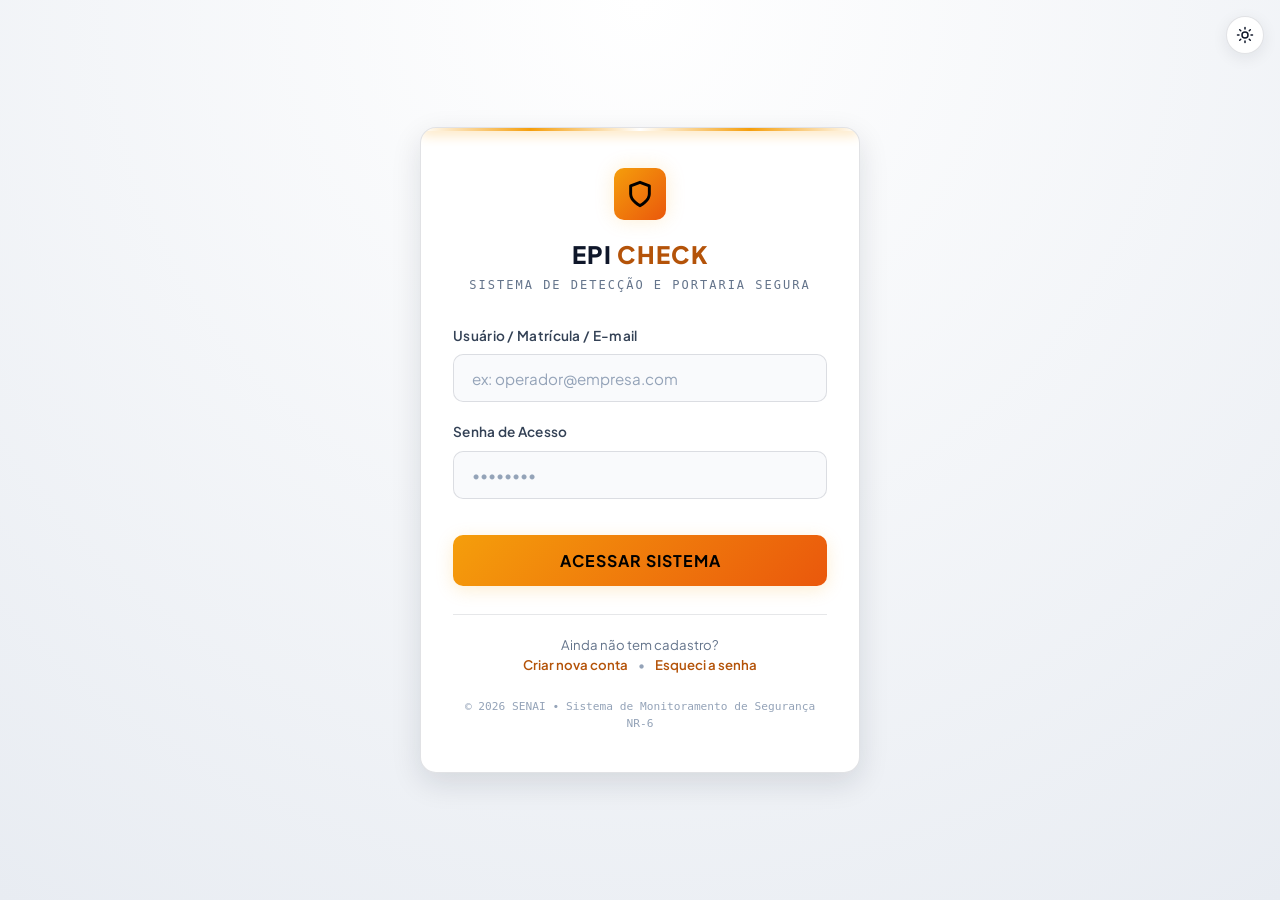
<file: api/front/index.html>
<!DOCTYPE html>
<html lang="pt-br">
<head>
    <meta charset="UTF-8">
    <meta name="viewport" content="width=device-width, initial-scale=1.0">
    <title>Login | EPI Check - Portaria Segura</title>
    <link rel="stylesheet" href="css/theme.css">
    <script src="js/theme.js"></script>
    <link rel="stylesheet" href="css/index_style1.css">
</head>
<body>

    <div class="login-card">
        <div class="login-header">
            <div class="login-icon-box">
                <svg xmlns="http://www.w3.org/2000/svg" width="28" height="28" viewBox="0 0 24 24" fill="none" stroke="currentColor" stroke-width="2.5" stroke-linecap="round" stroke-linejoin="round">
                    <path d="M12 22s8-4 8-10V5l-8-3-8 3v7c0 6 8 10 8 10z"/>
                </svg>
            </div>
            <h2 class="login-title">EPI <span>CHECK</span></h2>
            <p class="login-subtitle">Sistema de Detecção e Portaria Segura</p>
        </div>
        
        <div id="error-msg" style="display: none;">Credenciais inválidas. Tente novamente.</div>

        <form id="loginForm">
            <div class="form-group">
                <label for="username" class="form-label">Usuário / Matrícula / E-mail</label>
                <input type="text" class="form-control-epi" id="username" placeholder="ex: operador@empresa.com" required>
            </div>
            
            <div class="form-group">
                <label for="password" class="form-label">Senha de Acesso</label>
                <input type="password" class="form-control-epi" id="password" placeholder="••••••••" required>
            </div>
            
            <button type="submit" class="btn-login">Acessar Sistema</button>
        </form>

        <div class="auth-secondary-links">
            <span>Ainda não tem cadastro?</span><br>
            <a href="senha_admin.html" class="fw-bold">Criar nova conta</a>
            <span class="separator">•</span>
            <a href="esqueci_senha.html">Esqueci a senha</a>
        </div>

        <div class="footer-text">
            © 2026 SENAI • Sistema de Monitoramento de Segurança NR-6
        </div>
    </div>

    <script src="js/index.js"></script>

</body>
</html>
</file>
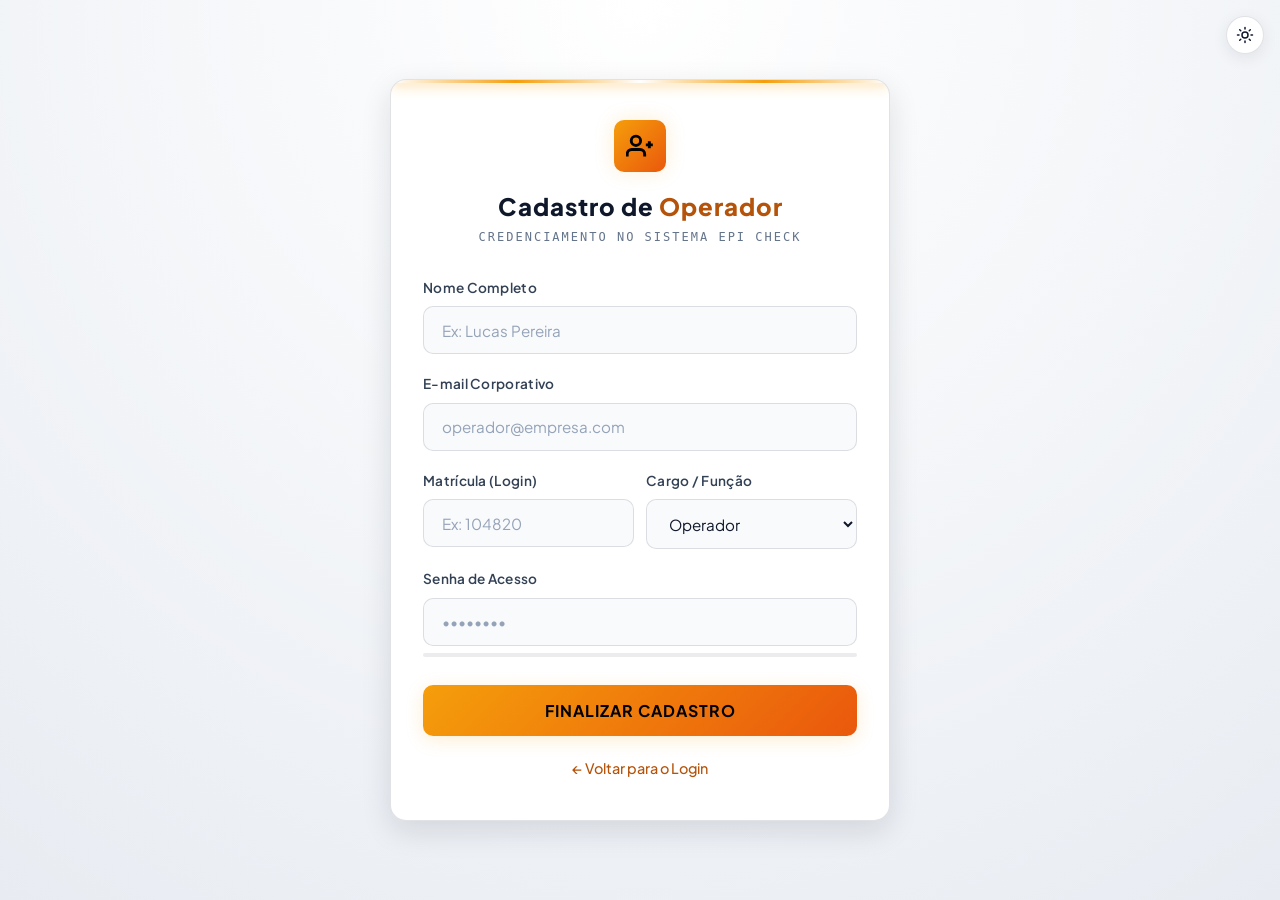
<file: api/front/cadastro_usuario.html>
<!DOCTYPE html>
<html lang="pt-br">
<head>
    <meta charset="UTF-8">
    <meta name="viewport" content="width=device-width, initial-scale=1.0">
    <title>Novo Operador | EPI Check</title>
    <link rel="stylesheet" href="css/theme.css">
    <script src="js/theme.js"></script>
    <link rel="stylesheet" href="css/index_style1.css">
</head>
<body>

    <div class="login-card" style="max-width: 500px;">
        <div class="login-header">
            <div class="login-icon-box">
                <svg xmlns="http://www.w3.org/2000/svg" width="28" height="28" viewBox="0 0 24 24" fill="none" stroke="currentColor" stroke-width="2.5">
                    <path d="M16 21v-2a4 4 0 0 0-4-4H5a4 4 0 0 0-4 4v2"></path>
                    <circle cx="8.5" cy="7.5" r="4"></circle>
                    <line x1="20" y1="8" x2="20" y2="14"></line>
                    <line x1="23" y1="11" x2="17" y2="11"></line>
                </svg>
            </div>
            <h2 class="login-title">Cadastro de <span>Operador</span></h2>
            <p class="login-subtitle">Credenciamento no Sistema EPI Check</p>
        </div>
        
        <div id="error-msg" style="display:none;"></div>
        <div id="success-msg" style="display:none; background: var(--color-success-bg); border: 1px solid rgba(16,185,129,0.35); color: var(--color-success); padding: 0.75rem 1rem; border-radius: var(--radius-md); font-size: 0.85rem; margin-bottom: 1.25rem; text-align: center;"></div>

        <form id="registerForm">
            <div class="form-group">
                <label class="form-label">Nome Completo</label>
                <input type="text" class="form-control-epi" id="name" placeholder="Ex: Lucas Pereira" required>
            </div>

            <div class="form-group">
                <label class="form-label">E-mail Corporativo</label>
                <input type="email" class="form-control-epi" id="email" placeholder="operador@empresa.com" required>
            </div>

            <div style="display: grid; grid-template-columns: 1fr 1fr; gap: 0.75rem;">
                <div class="form-group">
                    <label class="form-label">Matrícula (Login)</label>
                    <input type="text" class="form-control-epi" id="regId" placeholder="Ex: 104820" required>
                </div>
                <div class="form-group">
                    <label class="form-label">Cargo / Função</label>
                    <select class="form-control-epi" id="role" required style="background: rgba(var(--panel-rgb), 0.85);">
                        <option value="operador" selected>Operador</option>
                        <option value="admin">Administrador</option>
                    </select>
                </div>
            </div>

            <div class="form-group">
                <label class="form-label">Senha de Acesso</label>
                <input type="password" class="form-control-epi" id="newPassword" placeholder="••••••••" required>
                <div style="width: 100%; height: 4px; background: rgba(var(--tint-rgb), 0.08); border-radius: var(--radius-full); margin-top: 0.45rem; overflow: hidden;">
                    <div id="strengthBar" style="width: 0%; height: 100%; transition: all 0.3s;"></div>
                </div>
            </div>

            <button type="submit" class="btn-login btn-register" style="margin-top: 0.5rem;">Finalizar Cadastro</button>
        </form>

        <div style="text-align: center; margin-top: 1.25rem;">
            <a href="index.html" class="btn-back-link" style="margin-bottom: 0;">← Voltar para o Login</a>
        </div>
    </div>

    <script src="js/cadastrar_usuario.js"></script>

</body>
</html>
</file>
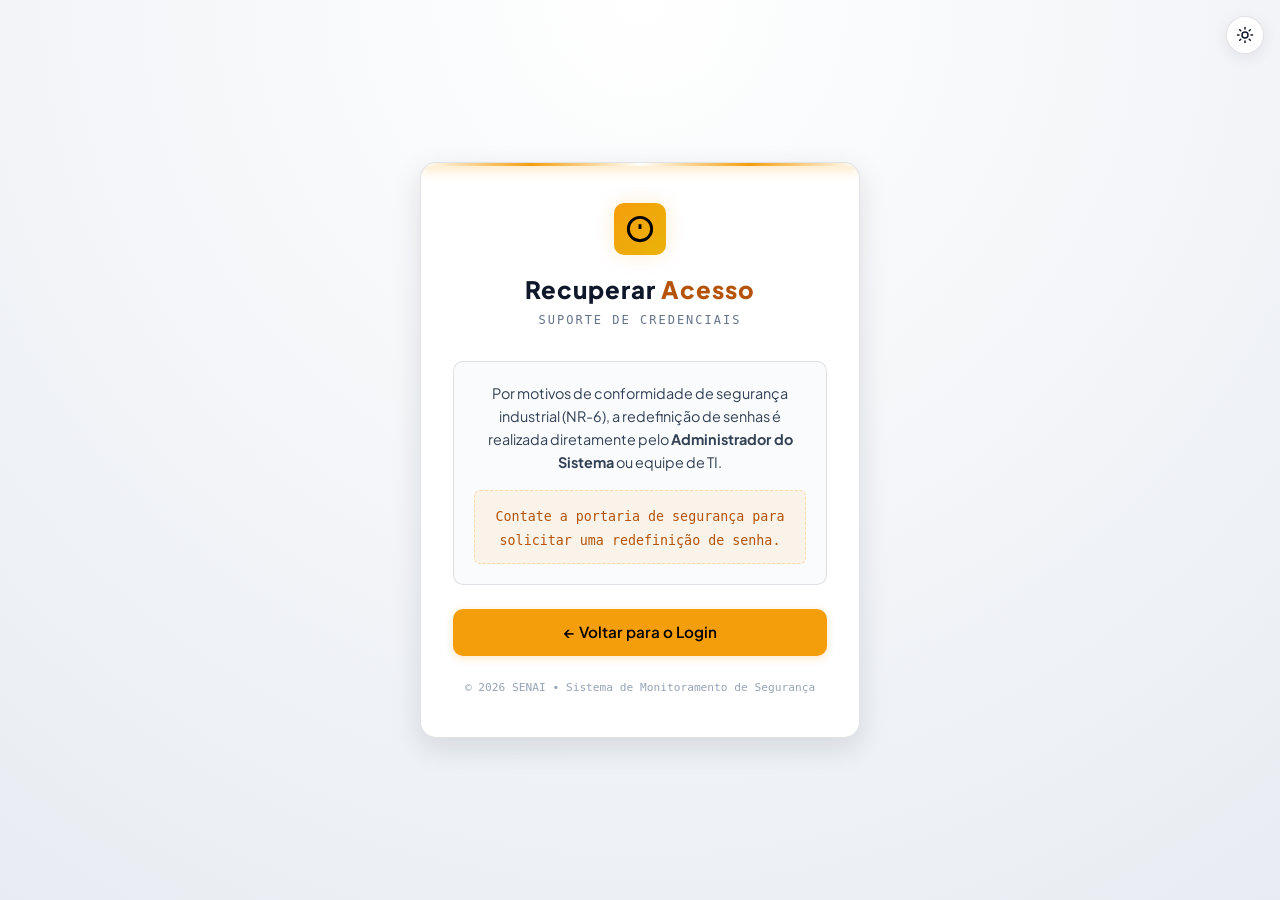
<file: api/front/esqueci_senha.html>
<!DOCTYPE html>
<html lang="pt-br">
<head>
    <meta charset="UTF-8">
    <meta name="viewport" content="width=device-width, initial-scale=1.0">
    <title>Recuperar Senha | EPI Check</title>
    <link rel="stylesheet" href="css/theme.css">
    <script src="js/theme.js"></script>
    <link rel="stylesheet" href="css/index_style1.css">
</head>
<body>

    <div class="login-card">
        <div class="login-header">
            <div class="login-icon-box" style="background: linear-gradient(135deg, #f59e0b, #eab308);">
                <svg xmlns="http://www.w3.org/2000/svg" width="28" height="28" viewBox="0 0 24 24" fill="none" stroke="currentColor" stroke-width="2.5">
                    <circle cx="12" cy="12" r="10"></circle>
                    <line x1="12" y1="8" x2="12" y2="12"></line>
                    <line x1="12" y1="16" x2="12.01" y2="16"></line>
                </svg>
            </div>
            <h2 class="login-title">Recuperar <span>Acesso</span></h2>
            <p class="login-subtitle">Suporte de Credenciais</p>
        </div>

        <div style="background: rgba(var(--panel-rgb), 0.7); border: 1px solid var(--border-card); border-radius: var(--radius-md); padding: 1.25rem; margin-bottom: 1.5rem; text-align: center;">
            <p style="font-size: 0.9rem; color: var(--text-secondary); line-height: 1.6;">
                Por motivos de conformidade de segurança industrial (NR-6), a redefinição de senhas é realizada diretamente pelo <strong>Administrador do Sistema</strong> ou equipe de TI.
            </p>
            <div style="margin-top: 1rem; padding: 0.75rem; background: rgba(245, 158, 11, 0.08); border-radius: var(--radius-sm); border: 1px dashed rgba(245, 158, 11, 0.3);">
                <small style="color: var(--primary-gold); font-family: var(--font-mono);">
                    Contate a portaria de segurança para solicitar uma redefinição de senha.
                </small>
            </div>
        </div>

        <div style="text-align: center;">
            <a href="index.html" class="btn-primary-epi" style="width: 100%; display: flex;">
                ← Voltar para o Login
            </a>
        </div>

        <div class="footer-text">
            © 2026 SENAI • Sistema de Monitoramento de Segurança
        </div>
    </div>

</body>
</html>
</file>
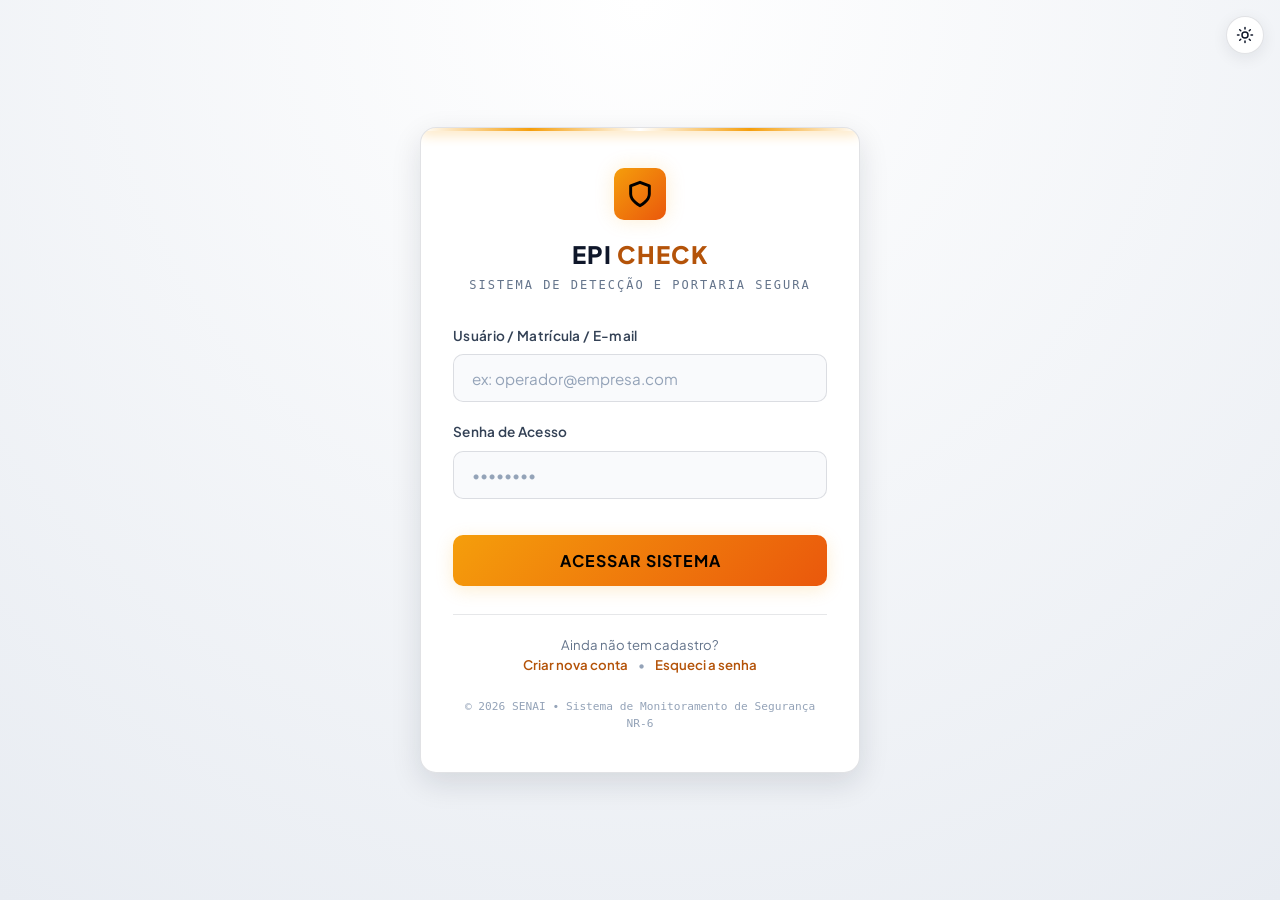
<file: api/front/pagina_principal.html>
<!DOCTYPE html>
<html lang="pt-br">
<head>
    <meta charset="UTF-8">
    <meta name="viewport" content="width=device-width, initial-scale=1.0">
    <title>Dashboard Principal | EPI Check</title>
    <link rel="stylesheet" href="css/theme.css">
    <script src="js/theme.js"></script>
    <style>
        .dashboard-container {
            max-width: 1040px;
            margin: 0 auto;
            padding: 2rem 1.5rem 3rem;
            min-height: calc(100vh - 72px);
            display: flex;
            flex-direction: column;
        }

        .dashboard-hero {
            background: var(--bg-card);
            border: 1px solid var(--border-card);
            border-radius: var(--radius-lg);
            padding: 2rem 2.25rem;
            margin-bottom: 2rem;
            display: flex;
            justify-content: space-between;
            align-items: center;
            flex-wrap: wrap;
            gap: 1.5rem;
            box-shadow: var(--shadow-sm);
        }

        .hero-title {
            font-size: 1.65rem;
            font-weight: 700;
            color: var(--text-primary);
            margin-bottom: 0.35rem;
        }

        .hero-subtitle {
            color: var(--text-muted);
            font-size: 0.95rem;
            max-width: 520px;
            line-height: 1.45;
        }

        .actions-grid {
            display: grid;
            grid-template-columns: repeat(auto-fit, minmax(300px, 1fr));
            gap: 1.5rem;
            margin-bottom: 2.5rem;
        }

        .action-card {
            background: var(--bg-card);
            border: 1px solid var(--border-card);
            border-radius: var(--radius-lg);
            padding: 2.25rem 2rem;
            text-decoration: none;
            display: flex;
            flex-direction: column;
            justify-content: space-between;
            min-height: 230px;
            transition: all 0.2s ease;
            box-shadow: var(--shadow-sm);
        }

        .action-card:hover {
            transform: translateY(-3px);
            border-color: rgba(245, 158, 11, 0.45);
            box-shadow: var(--shadow-md);
        }

        .action-card-primary {
            background: var(--bg-card-accent);
            border-color: rgba(245, 158, 11, 0.22);
        }

        .action-header {
            display: flex;
            align-items: center;
            gap: 1.25rem;
            margin-bottom: 1.25rem;
        }

        .action-icon {
            width: 52px;
            height: 52px;
            border-radius: var(--radius-md);
            background: rgba(245, 158, 11, 0.12);
            border: 1px solid rgba(245, 158, 11, 0.25);
            display: flex;
            align-items: center;
            justify-content: center;
            color: var(--primary-gold);
            font-size: 1.5rem;
            flex-shrink: 0;
            transition: all 0.2s ease;
        }

        .action-card:hover .action-icon {
            background: var(--primary-amber);
            color: #000;
        }

        .action-title {
            font-family: var(--font-tech);
            font-size: 1.2rem;
            font-weight: 700;
            color: var(--text-primary);
        }

        .action-desc {
            font-size: 0.9rem;
            color: var(--text-muted);
            line-height: 1.5;
            margin-bottom: 1.5rem;
        }

        .action-footer {
            display: flex;
            align-items: center;
            gap: 0.5rem;
            font-size: 0.85rem;
            font-weight: 600;
            color: var(--primary-gold);
            transition: gap 0.2s ease;
        }

        .action-card:hover .action-footer {
            gap: 0.75rem;
        }

        .dashboard-footer {
            margin-top: auto;
            padding-top: 1.5rem;
            border-top: 1px solid var(--border-subtle);
            display: flex;
            justify-content: space-between;
            align-items: center;
            flex-wrap: wrap;
            gap: 1rem;
            font-size: 0.8rem;
            color: var(--text-dim);
        }

        .footer-left {
            display: flex;
            align-items: center;
            gap: 0.6rem;
        }

        .footer-divider {
            color: var(--border-subtle);
        }

        .dot-online {
            display: inline-block;
            width: 7px;
            height: 7px;
            border-radius: 50%;
            background: var(--color-success);
            margin-right: 0.35rem;
        }

    </style>
</head>
<body>

    <!-- Header Padrão Unificado -->
    <header class="app-header">
        <a href="pagina_principal.html" class="app-brand">
            <div class="app-brand-icon">
                <svg xmlns="http://www.w3.org/2000/svg" width="22" height="22" viewBox="0 0 24 24" fill="none" stroke="currentColor" stroke-width="2.5" stroke-linecap="round" stroke-linejoin="round">
                    <path d="M12 22s8-4 8-10V5l-8-3-8 3v7c0 6 8 10 8 10z"/>
                </svg>
            </div>
            <div>
                <h1 class="app-brand-title">EPI <span>CHECK</span></h1>
                <span class="app-brand-subtitle">Portaria & Segurança</span>
            </div>
        </a>

        <div class="app-user-nav">
            <div class="app-user-badge">
                <div id="avatarInicial" class="app-avatar">O</div>
                <div class="app-user-info">
                    <span id="nomeUsuario" class="app-user-name">Carregando...</span>
                    <span id="cargoUsuario" class="app-user-role">Operador</span>
                </div>
            </div>
            <button onclick="logout()" class="btn-logout" title="Sair do Sistema">
                <svg xmlns="http://www.w3.org/2000/svg" width="14" height="14" viewBox="0 0 24 24" fill="none" stroke="currentColor" stroke-width="2">
                    <path d="M9 21H5a2 2 0 0 1-2-2V5a2 2 0 0 1 2-2h4"></path>
                    <polyline points="16 17 21 12 16 7"></polyline>
                    <line x1="21" y1="12" x2="9" y2="12"></line>
                </svg>
                Sair
            </button>
        </div>
    </header>

    <main class="dashboard-container">
        <!-- Hero Card de Boas-Vindas -->
        <div class="dashboard-hero">
            <div>
                <span class="badge-status badge-approved" style="margin-bottom: 0.65rem;">
                    ● Sistema Conectado • Turno Ativo
                </span>
                <h2 class="hero-title" id="saudacaoNome">Bem-vindo ao EPI Check</h2>
                <p class="hero-subtitle">Selecione uma das opções abaixo para gerenciar a rotina de segurança e inspeção de colaboradores.</p>
            </div>
        </div>

        <!-- Grade de Ações Principais -->
        <div class="actions-grid" id="acoesGrid">
            <!-- 1. Verificação de EPIs -->
            <a href="verificacao.html" class="action-card action-card-primary">
                <div>
                    <div class="action-header">
                        <div class="action-icon">
                            <svg xmlns="http://www.w3.org/2000/svg" width="26" height="26" viewBox="0 0 24 24" fill="none" stroke="currentColor" stroke-width="2">
                                <path d="M23 19a2 2 0 0 1-2 2H3a2 2 0 0 1-2-2V8a2 2 0 0 1 2-2h4l2-3h6l2 3h4a2 2 0 0 1 2 2z"></path>
                                <circle cx="12" cy="13" r="4"></circle>
                            </svg>
                        </div>
                        <h3 class="action-title">Verificação de EPIs</h3>
                    </div>
                    <p class="action-desc">Validação em tempo real por câmera para conferência de capacete e colete refletivo.</p>
                </div>
                <div class="action-footer">
                    Acessar Câmera →
                </div>
            </a>

            <!-- 2. Solicitar EPIs -->
            <a href="solicitar.html" class="action-card">
                <div>
                    <div class="action-header">
                        <div class="action-icon" style="background: rgba(59, 130, 246, 0.12); border-color: rgba(59, 130, 246, 0.3); color: var(--accent-blue);">
                            <svg xmlns="http://www.w3.org/2000/svg" width="26" height="26" viewBox="0 0 24 24" fill="none" stroke="currentColor" stroke-width="2">
                                <path d="M12 4v16m8-8H4"></path>
                            </svg>
                        </div>
                        <h3 class="action-title">Solicitar Novos EPIs</h3>
                    </div>
                    <p class="action-desc">Registro de pedidos de substituição ou novos equipamentos para manutenção ou desgaste.</p>
                </div>
                <div class="action-footer" style="color: var(--accent-blue);">
                    Fazer Pedido →
                </div>
            </a>
        </div>

        <!-- Rodapé Minimalista do Painel -->
        <footer class="dashboard-footer">
            <div class="footer-left">
                <span>EPI Check • Gestão de Conformidade e Proteção Individual</span>
                <span class="footer-divider">•</span>
                <span>Norma Regulamentadora NR-6</span>
            </div>
            <div class="footer-right">
                <span><span class="dot-online"></span>Serviços Operacionais Conectados</span>
            </div>
        </footer>
    </main>

    <script src="js/auth.js"></script>
    <script>
        const usuario = JSON.parse(localStorage.getItem('usuarioLogado') || '{}');
        if (usuario && usuario.nome) {
            const cargo = usuario.cargo ? usuario.cargo.charAt(0).toUpperCase() + usuario.cargo.slice(1) : 'Operador';
            document.getElementById('nomeUsuario').textContent = usuario.nome;
            document.getElementById('cargoUsuario').textContent = cargo;
            document.getElementById('avatarInicial').textContent = usuario.nome.charAt(0).toUpperCase();
            document.getElementById('saudacaoNome').textContent = 'Olá, ' + usuario.nome.split(' ')[0] + '!';

            // Se for admin, adiciona o card do Painel Administrativo
            if (usuario.cargo === 'admin' || usuario.cargo === 'Administrador') {
                const acoesGrid = document.getElementById('acoesGrid');
                const adminCard = document.createElement('a');
                adminCard.href = 'pagina_admin.html';
                adminCard.className = 'action-card';
                adminCard.style.borderColor = 'rgba(139, 92, 246, 0.35)';
                adminCard.style.background = 'var(--bg-card-violet)';
                adminCard.innerHTML = `
                    <div>
                        <div class="action-header">
                            <div class="action-icon" style="background: rgba(139, 92, 246, 0.15); border-color: rgba(139, 92, 246, 0.3); color: var(--accent-violet);">
                                <svg xmlns="http://www.w3.org/2000/svg" width="26" height="26" viewBox="0 0 24 24" fill="none" stroke="currentColor" stroke-width="2">
                                    <rect x="3" y="3" width="7" height="7"></rect>
                                    <rect x="14" y="3" width="7" height="7"></rect>
                                    <rect x="14" y="14" width="7" height="7"></rect>
                                    <rect x="3" y="14" width="7" height="7"></rect>
                                </svg>
                            </div>
                            <h3 class="action-title">Painel Administrativo</h3>
                        </div>
                        <p class="action-desc">Gestão de relatórios, pedidos pendentes e liberação de solicitações de equipamentos.</p>
                    </div>
                    <div class="action-footer" style="color: var(--accent-violet);">
                        Abrir Gestão →
                    </div>
                `;
                acoesGrid.appendChild(adminCard);
            }
        }

        function logout() {
            localStorage.removeItem('usuarioLogado');
            window.location.href = 'index.html';
        }
    </script>
</body>
</html>
</file>
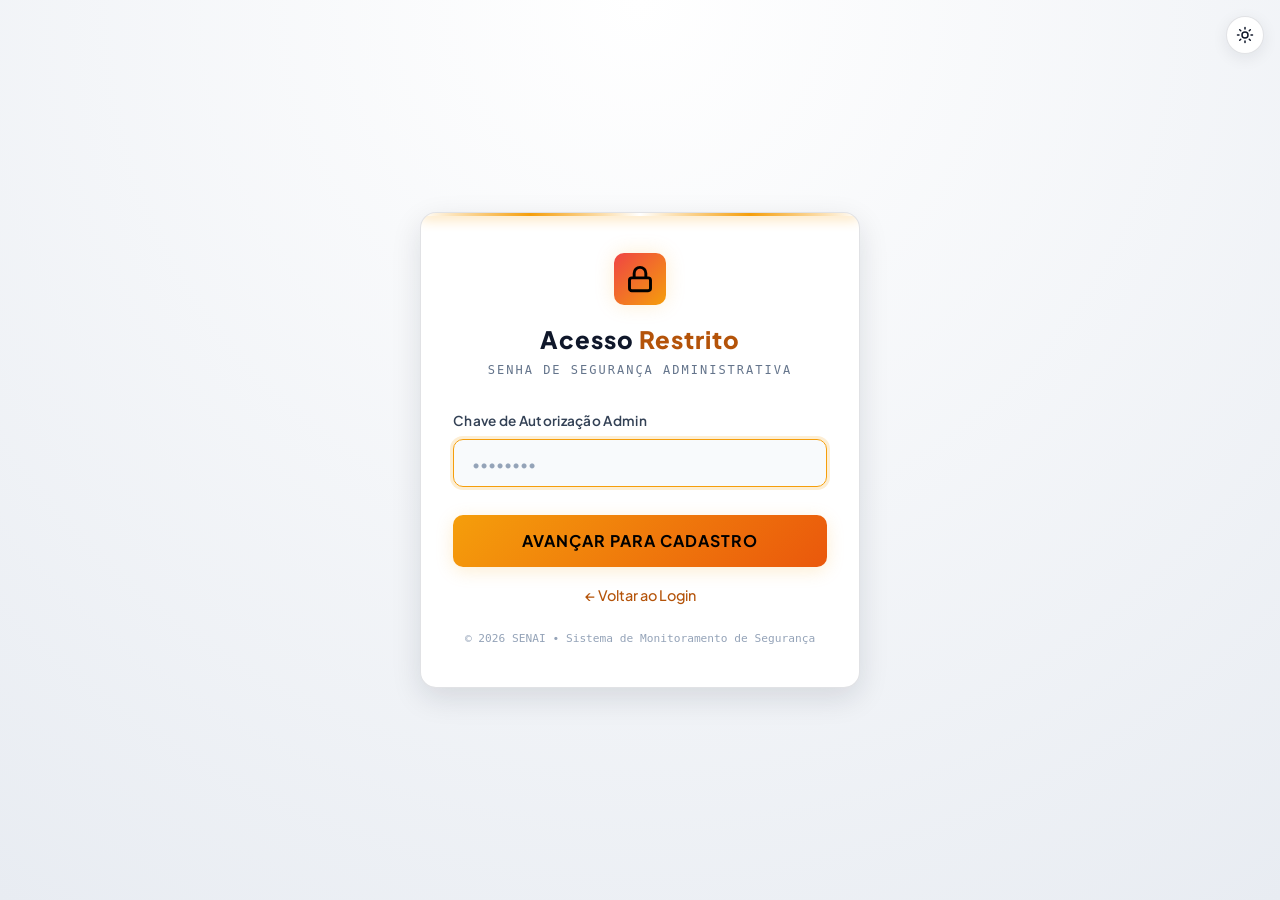
<file: api/front/senha_admin.html>
<!DOCTYPE html>
<html lang="pt-BR">
<head>
  <meta charset="UTF-8">
  <meta name="viewport" content="width=device-width, initial-scale=1.0">
  <title>Verificação Admin | EPI Check</title>
  <link rel="stylesheet" href="css/theme.css">
    <script src="js/theme.js"></script>
  <link rel="stylesheet" href="css/index_style1.css">
</head>
<body>

  <div class="login-card">
    <div class="login-header">
      <div class="login-icon-box" style="background: linear-gradient(135deg, #ef4444, #f59e0b);">
        <svg xmlns="http://www.w3.org/2000/svg" width="28" height="28" viewBox="0 0 24 24" fill="none" stroke="currentColor" stroke-width="2.5">
          <rect x="3" y="11" width="18" height="11" rx="2" ry="2"></rect>
          <path d="M7 11V7a5 5 0 0 1 10 0v4"></path>
        </svg>
      </div>
      <h2 class="login-title">Acesso <span>Restrito</span></h2>
      <p class="login-subtitle">Senha de Segurança Administrativa</p>
    </div>

    <form id="adminKeyForm">
      <div class="form-group">
        <label for="password" class="form-label">Chave de Autorização Admin</label>
        <input type="password" class="form-control-epi" id="password" placeholder="••••••••" required autofocus>
      </div>

      <button type="submit" class="btn-login" style="margin-top: 0.5rem;">Avançar para Cadastro</button>
      <div style="text-align: center; margin-top: 1rem;">
        <a href="index.html" class="btn-back-link" style="margin-bottom: 0;">← Voltar ao Login</a>
      </div>
    </form>

    <div class="footer-text">
      © 2026 SENAI • Sistema de Monitoramento de Segurança
    </div>
  </div>

  <script>
    document.getElementById('adminKeyForm').addEventListener('submit', (e) => {
      e.preventDefault();
      const pwd = document.getElementById('password').value.trim();
      if (pwd === "admin123" || pwd === "admin") {
        window.location.href = 'cadastro_usuario.html';
      } else {
        alert('❌ Senha administrativa incorreta!');
        document.getElementById('password').value = '';
        document.getElementById('password').focus();
      }
    });
  </script>

</body>
</html>
</file>
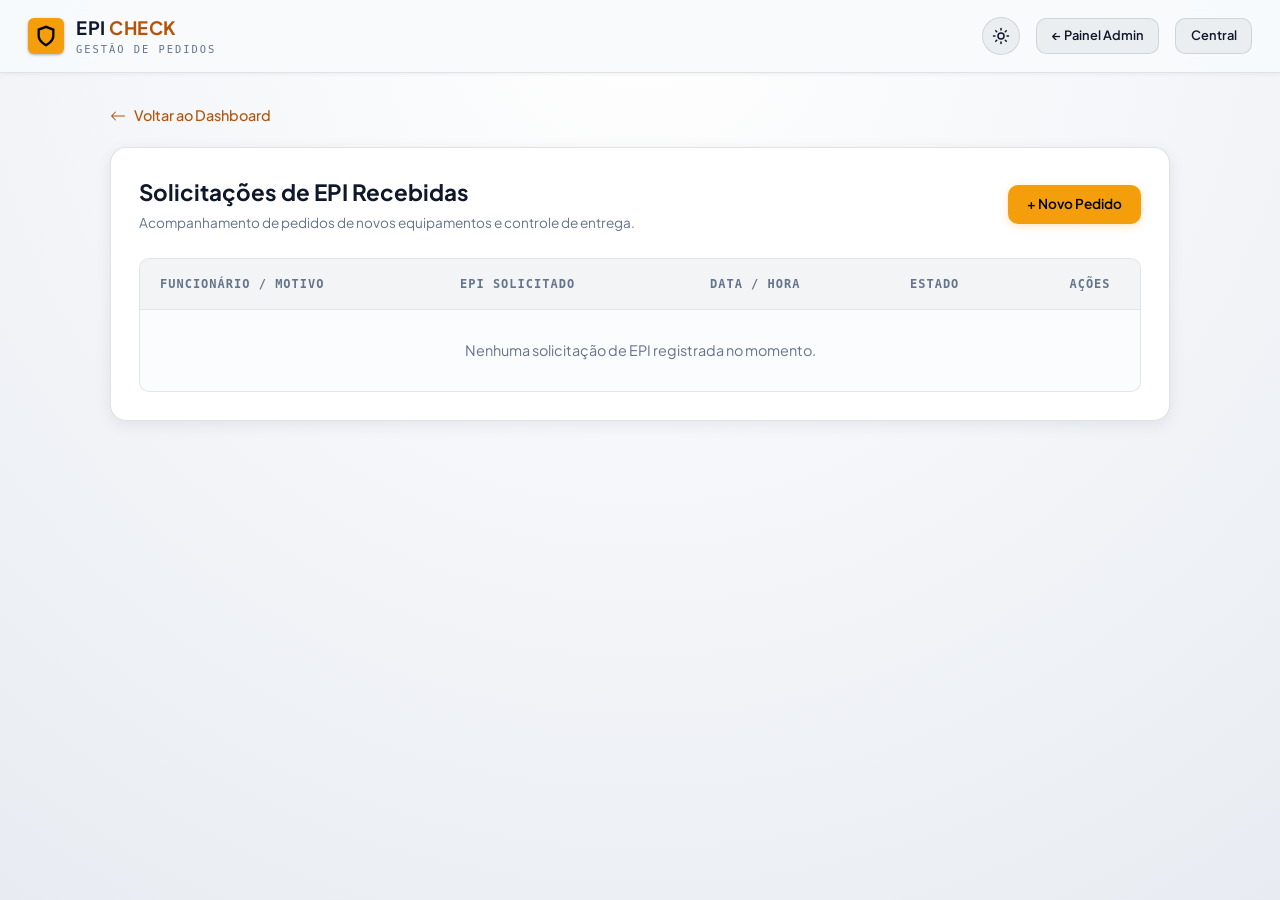
<file: api/front/solicitacoes.html>
<!DOCTYPE html>
<html lang="pt-br">
<head>
    <meta charset="UTF-8">
    <meta name="viewport" content="width=device-width, initial-scale=1.0">
    <title>Solicitações de EPI | EPI Check</title>
    <link rel="stylesheet" href="css/theme.css">
    <script src="js/theme.js"></script>
    <style>
        .table-actions-cell {
            display: flex;
            gap: 0.5rem;
            justify-content: center;
        }

        .btn-action-deliver {
            background: var(--color-success-bg);
            color: var(--color-success);
            border: 1px solid rgba(16, 185, 129, 0.4);
            padding: 0.4rem 0.75rem;
            border-radius: var(--radius-sm);
            font-size: 0.75rem;
            font-weight: 700;
            cursor: pointer;
            transition: all 0.2s;
        }

        .btn-action-deliver:hover:not(:disabled) {
            background: var(--color-success);
            color: #000;
        }

        .btn-action-delete {
            background: var(--color-danger-bg);
            color: var(--color-danger);
            border: 1px solid rgba(239, 68, 68, 0.4);
            padding: 0.4rem 0.75rem;
            border-radius: var(--radius-sm);
            font-size: 0.75rem;
            font-weight: 700;
            cursor: pointer;
            transition: all 0.2s;
        }

        .btn-action-delete:hover {
            background: var(--color-danger);
            color: #fff;
        }
    </style>
</head>
<body>

    <!-- Header Padrão Unificado -->
    <header class="app-header">
        <a href="pagina_principal.html" class="app-brand">
            <div class="app-brand-icon">
                <svg xmlns="http://www.w3.org/2000/svg" width="22" height="22" viewBox="0 0 24 24" fill="none" stroke="currentColor" stroke-width="2.5">
                    <path d="M12 22s8-4 8-10V5l-8-3-8 3v7c0 6 8 10 8 10z"/>
                </svg>
            </div>
            <div>
                <h1 class="app-brand-title">EPI <span>CHECK</span></h1>
                <span class="app-brand-subtitle">Gestão de Pedidos</span>
            </div>
        </a>

        <div class="app-user-nav">
            <a href="pagina_admin.html" class="btn-secondary-epi" style="padding: 0.45rem 0.9rem; font-size: 0.8rem;">← Painel Admin</a>
            <a href="pagina_principal.html" class="btn-secondary-epi" style="padding: 0.45rem 0.9rem; font-size: 0.8rem;">Central</a>
        </div>
    </header>

    <main class="app-container">
        <a href="pagina_principal.html" class="btn-back-link">
            <svg xmlns="http://www.w3.org/2000/svg" width="16" height="16" fill="currentColor" viewBox="0 0 16 16">
                <path fill-rule="evenodd" d="M15 8a.5.5 0 0 0-.5-.5H2.707l3.147-3.146a.5.5 0 1 0-.708-.708l-4 4a.5.5 0 0 0 0 .708l4 4a.5.5 0 0 0 .708-.708L2.707 8.5H14.5A.5.5 0 0 0 15 8z"/>
            </svg>
            Voltar ao Dashboard
        </a>

        <div class="app-card">
            <div style="display: flex; justify-content: space-between; align-items: center; margin-bottom: 1.5rem; flex-wrap: wrap; gap: 1rem;">
                <div>
                    <h2 style="font-family: var(--font-tech); font-size: 1.4rem; color: var(--text-primary); margin-bottom: 0.25rem;">
                        Solicitações de EPI Recebidas
                    </h2>
                    <p style="font-size: 0.85rem; color: var(--text-muted);">
                        Acompanhamento de pedidos de novos equipamentos e controle de entrega.
                    </p>
                </div>
                <a href="solicitar.html" class="btn-primary-epi" style="padding: 0.6rem 1.2rem; font-size: 0.85rem;">
                    + Novo Pedido
                </a>
            </div>

            <div class="table-responsive">
                <table class="app-table">
                    <thead>
                        <tr>
                            <th width="30%">Funcionário / Motivo</th>
                            <th width="25%">EPI Solicitado</th>
                            <th width="20%">Data / Hora</th>
                            <th width="15%">Estado</th>
                            <th width="10%" style="text-align: center;">Ações</th>
                        </tr>
                    </thead>
                    <tbody id="solicitacoesTable">
                        <tr><td colspan="5" style="text-align:center;padding:30px;color:var(--text-muted);">Carregando solicitações...</td></tr>
                    </tbody>
                </table>
            </div>
        </div>
    </main>

    <script src="js/pagina_admin.js"></script>
</body>
</html>
</file>
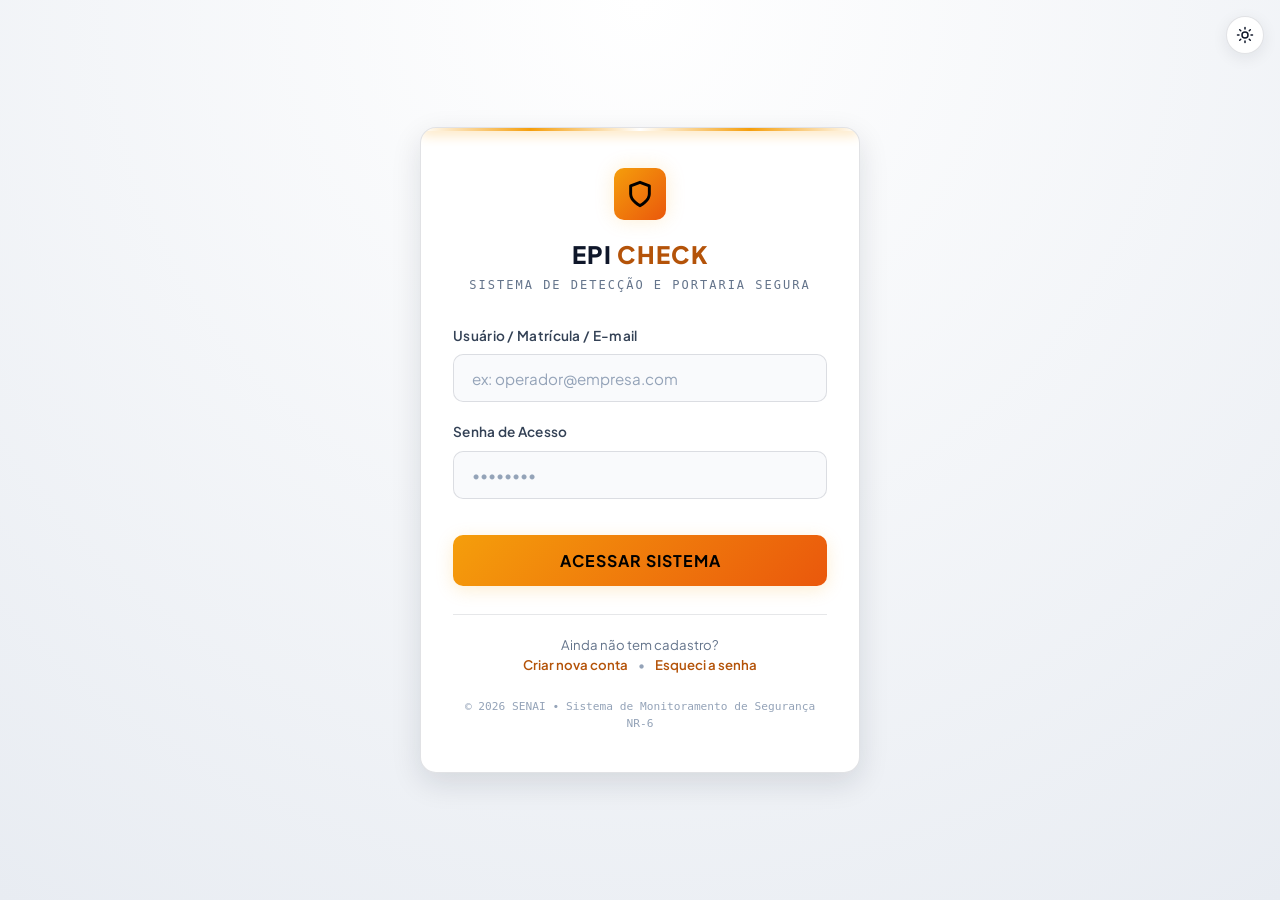
<file: api/front/solicitar.html>
<!DOCTYPE html>
<html lang="pt-br">
<head>
    <meta charset="UTF-8">
    <meta name="viewport" content="width=device-width, initial-scale=1.0">
    <title>Solicitar EPI | EPI Check</title>
    <link rel="stylesheet" href="css/theme.css">
    <script src="js/theme.js"></script>
    <style>
        .form-card-container {
            max-width: 620px;
            margin: 0 auto;
        }

        .epi-select-grid {
            display: grid;
            grid-template-columns: repeat(auto-fit, minmax(140px, 1fr));
            gap: 0.75rem;
            margin-bottom: 1.25rem;
        }

        .epi-radio-card {
            border: 1px solid var(--border-card);
            border-radius: var(--radius-md);
            padding: 1rem;
            text-align: center;
            background: rgba(var(--panel-rgb), 0.7);
            cursor: pointer;
            transition: all 0.2s ease;
            position: relative;
        }

        .epi-radio-card:hover {
            border-color: var(--primary-amber);
            background: rgba(245, 158, 11, 0.05);
        }

        .epi-radio-card.selected {
            border-color: var(--primary-amber);
            background: rgba(245, 158, 11, 0.12);
            box-shadow: 0 0 15px var(--primary-amber-glow);
        }

        .epi-radio-card input {
            display: none;
        }

        .epi-card-emoji {
            font-size: 1.8rem;
            margin-bottom: 0.4rem;
        }

        .epi-card-text {
            font-size: 0.825rem;
            font-weight: 600;
            color: var(--text-primary);
        }
    </style>
</head>
<body>

    <!-- Header Padrão Unificado -->
    <header class="app-header">
        <a href="pagina_principal.html" class="app-brand">
            <div class="app-brand-icon">
                <svg xmlns="http://www.w3.org/2000/svg" width="22" height="22" viewBox="0 0 24 24" fill="none" stroke="currentColor" stroke-width="2.5" stroke-linecap="round" stroke-linejoin="round">
                    <path d="M12 22s8-4 8-10V5l-8-3-8 3v7c0 6 8 10 8 10z"/>
                </svg>
            </div>
            <div>
                <h1 class="app-brand-title">EPI <span>CHECK</span></h1>
                <span class="app-brand-subtitle">Almoxarifado & Reposição</span>
            </div>
        </a>

        <div class="app-user-nav">
            <a href="pagina_principal.html" class="btn-secondary-epi" style="padding: 0.45rem 0.9rem; font-size: 0.8rem;">← Voltar</a>
        </div>
    </header>

    <main class="app-container">
        <div class="form-card-container">
            <a href="pagina_principal.html" class="btn-back-link">
                <svg xmlns="http://www.w3.org/2000/svg" width="16" height="16" fill="currentColor" viewBox="0 0 16 16">
                    <path fill-rule="evenodd" d="M15 8a.5.5 0 0 0-.5-.5H2.707l3.147-3.146a.5.5 0 1 0-.708-.708l-4 4a.5.5 0 0 0 0 .708l4 4a.5.5 0 0 0 .708-.708L2.707 8.5H14.5A.5.5 0 0 0 15 8z"/>
                </svg>
                Voltar ao Início
            </a>

            <div class="app-card">
                <div style="margin-bottom: 1.5rem;">
                    <h2 style="font-family: var(--font-tech); font-size: 1.4rem; color: var(--text-primary); margin-bottom: 0.25rem;">
                        Solicitar Equipamento de Proteção
                    </h2>
                    <p style="font-size: 0.85rem; color: var(--text-muted);">
                        Informe qual EPI necessita de reposição ou troca e o motivo.
                    </p>
                </div>

                <form id="formSolicitar">
                    <div class="form-group">
                        <label class="form-label">Selecione o Equipamento:</label>
                        <div class="epi-select-grid">
                            <label class="epi-radio-card selected" onclick="selectEpiCard(this, '1', 'Capacete de Segurança')">
                                <input type="radio" name="epi_card" value="1" checked>
                                <div class="epi-card-emoji">🪖</div>
                                <div class="epi-card-text">Capacete</div>
                            </label>

                            <label class="epi-radio-card" onclick="selectEpiCard(this, '3', 'Colete Refletivo')">
                                <input type="radio" name="epi_card" value="3">
                                <div class="epi-card-emoji">🦺</div>
                                <div class="epi-card-text">Colete</div>
                            </label>
                        </div>
                        <input type="hidden" id="epi_nome" name="epi_nome" value="1">
                        <input type="hidden" id="epi_texto" name="epi_texto" value="Capacete de Segurança">
                    </div>

                    <div class="form-group">
                        <label class="form-label" for="motivo">Motivo da Solicitação ou Troca:</label>
                        <textarea id="motivo" name="motivo" class="form-control-epi" rows="4" placeholder="Ex: Equipamento danificado em operação, desgaste natural, tamanho inadequado..." required></textarea>
                    </div>

                    <button type="submit" id="btnEnviarPedido" class="btn-primary-epi" style="width: 100%; padding: 1rem;">
                        <svg xmlns="http://www.w3.org/2000/svg" width="18" height="18" viewBox="0 0 24 24" fill="none" stroke="currentColor" stroke-width="2.5">
                            <line x1="22" y1="2" x2="11" y2="13"></line>
                            <polygon points="22 2 15 22 11 13 2 9 22 2"></polygon>
                        </svg>
                        ENVIAR SOLICITAÇÃO
                    </button>
                </form>
            </div>
        </div>
    </main>

    <script src="js/auth.js"></script>
    <script>
        function selectEpiCard(cardEl, value, label) {
            document.querySelectorAll('.epi-radio-card').forEach(c => c.classList.remove('selected'));
            cardEl.classList.add('selected');
            document.getElementById('epi_nome').value = value;
            document.getElementById('epi_texto').value = label;
        }

        document.getElementById('formSolicitar').addEventListener('submit', async function(e) {
            e.preventDefault();
            
            const btn = document.getElementById('btnEnviarPedido');
            const epiId = document.getElementById('epi_nome').value;
            const epiNome = document.getElementById('epi_texto').value;
            const motivo = document.getElementById('motivo').value.trim();
            const usuarioLogado = JSON.parse(localStorage.getItem('usuarioLogado') || '{}');

            if (!motivo) {
                alert('Por favor, informe o motivo da troca.');
                return;
            }

            btn.disabled = true;
            btn.textContent = 'REGISTRANDO...';

            const payload = {
                id_usuario: usuarioLogado.id_usuario || 1,
                nome_usuario: usuarioLogado.nome || 'Operador da Estação',
                id_epi: epiId,
                nome_epi: epiNome,
                descricao: motivo,
                data_solicitacao: new Date().toISOString(),
                status_solicitacao: 'Pendente'
            };

            // Salva no histórico local garantido
            try {
                const pendentes = JSON.parse(localStorage.getItem('solicitacoesLocais') || '[]');
                pendentes.unshift({
                    id_solicitacao: Date.now(),
                    ...payload
                });
                localStorage.setItem('solicitacoesLocais', JSON.stringify(pendentes));
            } catch(e) {}

            // Tenta enviar para a API se disponível
            try {
                const API_URL = 'public/index.php?route=solicitar';
                await fetch(API_URL, {
                    method: 'POST',
                    headers: { 'Content-Type': 'application/json' },
                    body: JSON.stringify(payload)
                });
            } catch(err) {
                // Silencioso se estiver sem servidor PHP ativo
            }

            alert('✅ Solicitação registrada com sucesso no sistema!');
            window.location.href = 'pagina_principal.html';
        });
    </script>
</body>
</html>
</file>
<file: api/front/css/theme.css>
/* ==========================================================================
   EPI CHECK - UNIFIED MODERN DESIGN SYSTEM (THEME.CSS)
   Design System Industrial Tecnológico de Alta Performance
   ========================================================================== */

@import url('https://fonts.googleapis.com/css2?family=Plus+Jakarta+Sans:wght@400;500;600;700;800&display=swap');

:root {
  /* Cores Base */
  --bg-deep: #090d16;
  --bg-main: #0f1523;
  --bg-surface: #151d2f;
  --bg-surface-hover: #1c263c;
  --bg-card: #111827;
  --bg-card-border: rgba(var(--tint-rgb), 0.08);
  
  /* Cores da Identidade Visual */
  --primary-amber: #f59e0b;
  --primary-amber-hover: #d97706;
  --primary-gold: #fbbf24;
  --primary-amber-glow: rgba(245, 158, 11, 0.12);
  
  /* Cores de Feedback */
  --color-success: #10b981;
  --color-success-bg: rgba(16, 185, 129, 0.1);
  --color-success-glow: rgba(16, 185, 129, 0.2);
  
  --color-danger: #ef4444;
  --color-danger-bg: rgba(239, 68, 68, 0.1);
  --color-danger-glow: rgba(239, 68, 68, 0.2);
  
  --color-warning: #f59e0b;
  --color-warning-bg: rgba(245, 158, 11, 0.1);

  --color-info: #3b82f6;
  --color-info-bg: rgba(59, 130, 246, 0.1);

  /* Tipografia & Contrastes */
  --text-primary: #f8fafc;
  --text-secondary: #cbd5e1;
  --text-muted: #94a3b8;
  --text-dim: #64748b;
  
  /* Bordas & Sombras */
  --border-subtle: rgba(var(--tint-rgb), 0.08);
  --border-card: rgba(var(--tint-rgb), 0.08);
  --border-focus: rgba(245, 158, 11, 0.5);
  --shadow-sm: 0 1px 3px rgba(0, 0, 0, 0.3);
  --shadow-md: 0 4px 16px rgba(0, 0, 0, 0.35);
  --shadow-lg: 0 10px 30px rgba(0, 0, 0, 0.45);
  --shadow-glow: 0 4px 14px rgba(245, 158, 11, 0.12);
  
  /* Raios de Borda */
  --radius-sm: 6px;
  --radius-md: 10px;
  --radius-lg: 16px;
  --radius-full: 9999px;

  /* Cores que mudam com o tema (modo escuro) */
  color-scheme: dark;
  --tint-rgb: 255, 255, 255;
  --panel-rgb: 13, 19, 33;
  --overlay-bg: rgba(5, 8, 15, 0.85);
  --body-gradient: radial-gradient(circle at 50% 0%, #131c2e 0%, #090d16 100%);
  --bg-card-accent: #121929;
  --bg-card-violet: #151728;
  --accent-blue: #60a5fa;
  --accent-violet: #a78bfa;

  /* Fontes */
  --font-body: 'Plus Jakarta Sans', -apple-system, BlinkMacSystemFont, 'Segoe UI', Roboto, sans-serif;
  --font-mono: ui-monospace, SFMono-Regular, Menlo, Monaco, Consolas, monospace;
  --font-tech: 'Plus Jakarta Sans', -apple-system, BlinkMacSystemFont, 'Segoe UI', Roboto, sans-serif;
}

/* ==========================================================================
   MODO CLARO — ativado pelo botão de tema (js/theme.js)
   ========================================================================== */
[data-theme="light"] {
  color-scheme: light;

  --bg-deep: #eef1f6;
  --bg-main: #f5f7fa;
  --bg-surface: #ffffff;
  --bg-surface-hover: #f1f4f8;
  --bg-card: #ffffff;
  --bg-card-border: rgba(15, 23, 42, 0.1);
  --bg-card-accent: #fffbeb;
  --bg-card-violet: #f5f3ff;

  --primary-amber: #f59e0b;
  --primary-amber-hover: #d97706;
  --primary-gold: #b45309;
  --primary-amber-glow: rgba(245, 158, 11, 0.18);

  --color-success: #059669;
  --color-success-bg: rgba(5, 150, 105, 0.1);
  --color-success-glow: rgba(5, 150, 105, 0.2);
  --color-danger: #dc2626;
  --color-danger-bg: rgba(220, 38, 38, 0.08);
  --color-danger-glow: rgba(220, 38, 38, 0.2);
  --color-warning: #b45309;
  --color-warning-bg: rgba(245, 158, 11, 0.12);
  --color-info: #2563eb;
  --color-info-bg: rgba(37, 99, 235, 0.08);

  --text-primary: #0f172a;
  --text-secondary: #334155;
  --text-muted: #64748b;
  --text-dim: #94a3b8;

  --border-subtle: rgba(15, 23, 42, 0.1);
  --border-card: rgba(15, 23, 42, 0.12);
  --border-focus: rgba(245, 158, 11, 0.6);
  --shadow-sm: 0 1px 3px rgba(15, 23, 42, 0.08);
  --shadow-md: 0 4px 16px rgba(15, 23, 42, 0.08);
  --shadow-lg: 0 10px 30px rgba(15, 23, 42, 0.12);
  --shadow-glow: 0 4px 14px rgba(245, 158, 11, 0.18);

  --tint-rgb: 15, 23, 42;
  --panel-rgb: 248, 250, 252;
  --overlay-bg: rgba(15, 23, 42, 0.45);
  --body-gradient: radial-gradient(circle at 50% 0%, #ffffff 0%, #e8ecf2 100%);
  --accent-blue: #2563eb;
  --accent-violet: #7c3aed;
}

[data-theme="light"] .app-header {
  box-shadow: 0 1px 4px rgba(15, 23, 42, 0.06);
}

/* Botão de alternar tema */
.theme-toggle {
  width: 38px;
  height: 38px;
  flex-shrink: 0;
  display: inline-flex;
  align-items: center;
  justify-content: center;
  border-radius: var(--radius-full);
  border: 1px solid var(--border-card);
  background: rgba(var(--tint-rgb), 0.05);
  color: var(--text-primary);
  cursor: pointer;
  transition: background 0.2s ease, border-color 0.2s ease, color 0.2s ease, transform 0.2s ease;
}

.theme-toggle:hover {
  border-color: var(--primary-amber);
  color: var(--primary-gold);
  transform: rotate(-12deg);
}

.theme-toggle:focus-visible {
  outline: none;
  box-shadow: 0 0 0 3px var(--primary-amber-glow);
  border-color: var(--primary-amber);
}

.theme-toggle svg { width: 18px; height: 18px; }
.theme-toggle .icon-sun { display: none; }
[data-theme="light"] .theme-toggle .icon-sun { display: block; }
[data-theme="light"] .theme-toggle .icon-moon { display: none; }

.theme-toggle.floating {
  position: fixed;
  top: 1rem;
  right: 1rem;
  z-index: 60;
  background: var(--bg-card);
  box-shadow: var(--shadow-md);
}

/* Reset Global & Base */
*, *::before, *::after {
  box-sizing: border-box;
  margin: 0;
  padding: 0;
}

body {
  font-family: var(--font-body);
  background-color: var(--bg-deep);
  color: var(--text-primary);
  min-height: 100vh;
  line-height: 1.5;
  background-image: var(--body-gradient);
  transition: background-color 0.25s ease, color 0.25s ease;
  background-attachment: fixed;
  -webkit-font-smoothing: antialiased;
}

/* Header Padrão Unificado */
.app-header {
  position: sticky;
  top: 0;
  z-index: 50;
  display: flex;
  align-items: center;
  justify-content: space-between;
  padding: 0.9rem 1.75rem;
  background: rgba(var(--panel-rgb), 0.92);
  backdrop-filter: blur(12px);
  -webkit-backdrop-filter: blur(12px);
  border-bottom: 1px solid var(--border-subtle);
  box-shadow: 0 1px 4px rgba(0, 0, 0, 0.25);
}

.app-brand {
  display: flex;
  align-items: center;
  gap: 0.75rem;
  text-decoration: none;
  color: var(--text-primary);
}

.app-brand-icon {
  width: 36px;
  height: 36px;
  border-radius: var(--radius-sm);
  background: var(--primary-amber);
  display: flex;
  align-items: center;
  justify-content: center;
  color: #000;
  font-weight: 800;
  box-shadow: 0 1px 3px rgba(0, 0, 0, 0.3);
}

.app-brand-title {
  font-family: var(--font-tech);
  font-size: 1.15rem;
  font-weight: 700;
  letter-spacing: 0.5px;
  color: var(--text-primary);
}

.app-brand-title span {
  color: var(--primary-gold);
}

.app-brand-subtitle {
  font-size: 0.65rem;
  font-family: var(--font-mono);
  color: var(--text-muted);
  text-transform: uppercase;
  letter-spacing: 2px;
  display: block;
}

.app-user-nav {
  display: flex;
  align-items: center;
  gap: 1rem;
}

.app-user-badge {
  display: flex;
  align-items: center;
  gap: 0.65rem;
  padding: 0.4rem 0.85rem;
  background: rgba(var(--tint-rgb), 0.04);
  border: 1px solid var(--border-subtle);
  border-radius: var(--radius-full);
}

.app-avatar {
  width: 30px;
  height: 30px;
  border-radius: 50%;
  background: var(--primary-amber);
  color: #000;
  font-weight: 700;
  font-size: 0.85rem;
  display: flex;
  align-items: center;
  justify-content: center;
}

.app-user-info {
  display: flex;
  flex-direction: column;
}

.app-user-name {
  font-size: 0.825rem;
  font-weight: 600;
  color: var(--text-primary);
}

.app-user-role {
  font-size: 0.68rem;
  font-family: var(--font-mono);
  color: var(--primary-gold);
  text-transform: uppercase;
}

.btn-logout {
  display: inline-flex;
  align-items: center;
  gap: 0.4rem;
  padding: 0.45rem 0.9rem;
  font-size: 0.8rem;
  font-weight: 600;
  color: var(--color-danger);
  background: var(--color-danger-bg);
  border: 1px solid rgba(239, 68, 68, 0.3);
  border-radius: var(--radius-sm);
  text-decoration: none;
  cursor: pointer;
  transition: all 0.2s ease;
}

.btn-logout:hover {
  background: var(--color-danger);
  color: #fff;
  box-shadow: 0 0 14px var(--color-danger-glow);
}

/* Cards & Layout */
.app-container {
  width: 100%;
  max-width: 1100px;
  margin: 0 auto;
  padding: 2rem 1.25rem;
}

.app-card {
  background: var(--bg-card);
  border: 1px solid var(--border-card);
  backdrop-filter: blur(12px);
  -webkit-backdrop-filter: blur(12px);
  border-radius: var(--radius-lg);
  padding: 1.75rem;
  box-shadow: var(--shadow-md);
  position: relative;
  overflow: hidden;
}

/* Botões Modernos */
.btn-primary-epi {
  background: var(--primary-amber);
  color: #000;
  font-family: var(--font-tech);
  font-weight: 600;
  font-size: 0.95rem;
  padding: 0.75rem 1.5rem;
  border-radius: var(--radius-md);
  border: none;
  cursor: pointer;
  display: inline-flex;
  align-items: center;
  justify-content: center;
  gap: 0.5rem;
  transition: all 0.2s ease;
  box-shadow: 0 2px 8px rgba(245, 158, 11, 0.25);
  text-decoration: none;
}

.btn-primary-epi:hover:not(:disabled) {
  transform: translateY(-1px);
  box-shadow: 0 4px 12px rgba(245, 158, 11, 0.35);
  background: var(--primary-gold);
}

.btn-primary-epi:disabled {
  opacity: 0.5;
  cursor: not-allowed;
  transform: none;
  box-shadow: none;
}

.btn-secondary-epi {
  background: rgba(var(--tint-rgb), 0.05);
  color: var(--text-primary);
  font-weight: 600;
  font-size: 0.9rem;
  padding: 0.85rem 1.4rem;
  border-radius: var(--radius-md);
  border: 1px solid var(--border-card);
  cursor: pointer;
  display: inline-flex;
  align-items: center;
  justify-content: center;
  gap: 0.5rem;
  transition: all 0.2s ease;
  text-decoration: none;
}

.btn-secondary-epi:hover {
  background: rgba(var(--tint-rgb), 0.1);
  border-color: var(--primary-amber);
  color: var(--primary-gold);
}

.btn-back-link {
  display: inline-flex;
  align-items: center;
  gap: 0.5rem;
  color: var(--primary-gold);
  text-decoration: none;
  font-size: 0.9rem;
  font-weight: 500;
  margin-bottom: 1.25rem;
  transition: all 0.2s ease;
}

.btn-back-link:hover {
  color: var(--text-primary);
  transform: translateX(-4px);
}

/* Formulários & Inputs */
.form-group {
  margin-bottom: 1.25rem;
}

.form-label {
  display: block;
  font-size: 0.85rem;
  font-weight: 600;
  color: var(--text-secondary);
  margin-bottom: 0.5rem;
  letter-spacing: 0.3px;
}

.form-control-epi {
  width: 100%;
  padding: 0.85rem 1.1rem;
  background: rgba(var(--panel-rgb), 0.85);
  border: 1px solid var(--border-card);
  border-radius: var(--radius-md);
  color: var(--text-primary);
  font-size: 0.95rem;
  font-family: var(--font-body);
  outline: none;
  transition: all 0.2s ease;
}

.form-control-epi:focus {
  border-color: var(--primary-amber);
  box-shadow: 0 0 0 3px var(--primary-amber-glow);
  background: rgba(var(--panel-rgb), 0.95);
}

.form-control-epi::placeholder {
  color: var(--text-dim);
}

/* Badges & Tags */
.badge-status {
  display: inline-flex;
  align-items: center;
  gap: 0.35rem;
  padding: 0.3rem 0.75rem;
  border-radius: var(--radius-full);
  font-size: 0.75rem;
  font-weight: 700;
  font-family: var(--font-mono);
  text-transform: uppercase;
  letter-spacing: 0.5px;
}

.badge-approved {
  background: var(--color-success-bg);
  color: var(--color-success);
  border: 1px solid rgba(16, 185, 129, 0.3);
}

.badge-denied {
  background: var(--color-danger-bg);
  color: var(--color-danger);
  border: 1px solid rgba(239, 68, 68, 0.3);
}

.badge-pending {
  background: var(--color-warning-bg);
  color: var(--color-warning);
  border: 1px solid rgba(245, 158, 11, 0.3);
}

/* Tabelas Padronizadas */
.table-responsive {
  width: 100%;
  overflow-x: auto;
  border-radius: var(--radius-md);
  border: 1px solid var(--border-subtle);
  background: rgba(var(--panel-rgb), 0.6);
}

.app-table {
  width: 100%;
  border-collapse: collapse;
  text-align: left;
}

.app-table th {
  background: rgba(var(--tint-rgb), 0.03);
  color: var(--text-muted);
  font-family: var(--font-mono);
  font-size: 0.75rem;
  text-transform: uppercase;
  letter-spacing: 1px;
  padding: 1rem 1.25rem;
  border-bottom: 1px solid var(--border-subtle);
}

.app-table td {
  padding: 1rem 1.25rem;
  border-bottom: 1px solid var(--border-subtle);
  font-size: 0.9rem;
  color: var(--text-secondary);
}

.app-table tr:hover td {
  background: rgba(var(--tint-rgb), 0.02);
}

.app-table tr:last-child td {
  border-bottom: none;
}

/* Modais Padronizados */
.modal-overlay {
  position: fixed;
  inset: 0;
  background: var(--overlay-bg);
  backdrop-filter: blur(8px);
  -webkit-backdrop-filter: blur(8px);
  z-index: 100;
  display: flex;
  align-items: center;
  justify-content: center;
  padding: 1rem;
  opacity: 0;
  visibility: hidden;
  transition: all 0.3s ease;
}

.modal-overlay.active {
  opacity: 1;
  visibility: visible;
}

.modal-dialog-epi {
  background: var(--bg-surface);
  border: 1px solid var(--border-card);
  border-radius: var(--radius-lg);
  width: 100%;
  max-width: 520px;
  padding: 2rem;
  box-shadow: var(--shadow-lg);
  transform: scale(0.95) translateY(20px);
  transition: all 0.3s cubic-bezier(0.16, 1, 0.3, 1);
  position: relative;
}

.modal-overlay.active .modal-dialog-epi {
  transform: scale(1) translateY(0);
}

/* Utilitários */
.hidden { display: none !important; }
.text-amber { color: var(--primary-gold) !important; }
.text-green { color: var(--color-success) !important; }
.text-red { color: var(--color-danger) !important; }
.text-muted { color: var(--text-muted) !important; }

/* Animações */
@keyframes pulseGlow {
  0%, 100% { box-shadow: 0 0 15px var(--primary-amber-glow); }
  50% { box-shadow: 0 0 28px rgba(245, 158, 11, 0.5); }
}

@keyframes scanLine {
  0% { top: 0%; opacity: 0.8; }
  50% { opacity: 1; }
  100% { top: 100%; opacity: 0.8; }
}

@keyframes laserGrid {
  0% { background-position: 0 0; }
  100% { background-position: 0 40px; }
}

/* Miniaturas de Fotos nos Relatórios do Admin */
.admin-foto-thumb-wrapper {
  position: relative;
  width: 52px;
  height: 52px;
  border-radius: var(--radius-sm);
  overflow: hidden;
  border: 1px solid rgba(var(--tint-rgb), 0.15);
  background: var(--bg-surface);
  cursor: pointer;
  transition: all 0.25s ease;
  display: inline-flex;
  align-items: center;
  justify-content: center;
}

.admin-foto-thumb-wrapper:hover {
  transform: scale(1.08);
  border-color: var(--primary-gold);
  box-shadow: 0 4px 12px rgba(245, 158, 11, 0.3);
}

.admin-foto-thumb {
  width: 100%;
  height: 100%;
  object-fit: cover;
  display: block;
}

.admin-foto-zoom-icon {
  position: absolute;
  inset: 0;
  background: rgba(0, 0, 0, 0.5);
  display: flex;
  align-items: center;
  justify-content: center;
  opacity: 0;
  transition: opacity 0.2s ease;
  font-size: 1rem;
}

.admin-foto-thumb-wrapper:hover .admin-foto-zoom-icon {
  opacity: 1;
}

.admin-foto-thumb-placeholder {
  width: 52px;
  height: 52px;
  border-radius: var(--radius-sm);
  background: rgba(var(--tint-rgb), 0.04);
  border: 1px dashed rgba(var(--tint-rgb), 0.12);
  display: flex;
  flex-direction: column;
  align-items: center;
  justify-content: center;
  color: var(--text-dim);
  font-size: 0.65rem;
  gap: 2px;
}

/* Modal Lightbox de Foto Ampliada */
.modal-foto-dialog {
  background: var(--bg-surface);
  border: 1px solid var(--border-subtle);
  border-radius: var(--radius-lg);
  max-width: 560px;
  width: 95%;
  padding: 1.5rem;
  box-shadow: 0 20px 40px rgba(0, 0, 0, 0.7);
}

.modal-foto-img-box {
  width: 100%;
  max-height: 380px;
  border-radius: var(--radius-md);
  overflow: hidden;
  border: 1px solid rgba(var(--tint-rgb), 0.1);
  background: #000;
  margin-bottom: 1rem;
  display: flex;
  align-items: center;
  justify-content: center;
}

.modal-foto-img-box img {
  width: 100%;
  height: auto;
  max-height: 380px;
  object-fit: contain;
  display: block;
}

.modal-foto-meta-grid {
  display: grid;
  grid-template-columns: 1fr 1fr;
  gap: 0.75rem;
  margin-bottom: 1.25rem;
  background: rgba(0, 0, 0, 0.25);
  padding: 0.85rem 1rem;
  border-radius: var(--radius-sm);
  font-size: 0.85rem;
}
</file>
<file: api/front/css/index_style1.css>
/* ==========================================================================
   ESTILOS DE LOGIN (INDEX_STYLE1.CSS)
   ========================================================================== */

@import url('theme.css');

body {
    background-color: var(--bg-deep);
    min-height: 100vh;
    display: flex;
    align-items: center;
    justify-content: center;
    padding: 1.5rem;
}

.login-card {
    background: var(--bg-card);
    border: 1px solid var(--border-card);
    backdrop-filter: blur(16px);
    -webkit-backdrop-filter: blur(16px);
    border-radius: var(--radius-lg);
    padding: 2.5rem 2rem;
    width: 100%;
    max-width: 440px;
    box-shadow: var(--shadow-lg);
    position: relative;
    overflow: hidden;
    animation: slideUp 0.6s cubic-bezier(0.16, 1, 0.3, 1) forwards;
}

.login-card::before {
    content: '';
    position: absolute;
    top: 0;
    left: 0;
    right: 0;
    height: 3px;
    background: linear-gradient(90deg, transparent, var(--primary-amber), #fff, var(--primary-amber), transparent);
    box-shadow: 0 0 14px var(--primary-amber);
}

@keyframes slideUp {
    from { opacity: 0; transform: translateY(24px); }
    to { opacity: 1; transform: translateY(0); }
}

.login-header {
    text-align: center;
    margin-bottom: 2rem;
}

.login-icon-box {
    width: 52px;
    height: 52px;
    border-radius: var(--radius-md);
    background: linear-gradient(135deg, var(--primary-amber), #ea580c);
    color: #000;
    display: flex;
    align-items: center;
    justify-content: center;
    margin: 0 auto 1rem;
    box-shadow: 0 0 20px var(--primary-amber-glow);
}

.login-title {
    font-family: var(--font-tech);
    font-size: 1.5rem;
    font-weight: 800;
    letter-spacing: 1px;
    color: var(--text-primary);
}

.login-title span {
    color: var(--primary-gold);
}

.login-subtitle {
    font-family: var(--font-mono);
    font-size: 0.75rem;
    color: var(--text-muted);
    text-transform: uppercase;
    letter-spacing: 2px;
    margin-top: 0.25rem;
}

#error-msg {
    background: var(--color-danger-bg);
    border: 1px solid rgba(239, 68, 68, 0.35);
    color: var(--color-danger);
    padding: 0.75rem 1rem;
    border-radius: var(--radius-md);
    font-size: 0.85rem;
    margin-bottom: 1.25rem;
    text-align: center;
}

.btn-login {
    width: 100%;
    background: linear-gradient(135deg, var(--primary-amber), #ea580c);
    color: #000;
    font-family: var(--font-tech);
    font-weight: 700;
    font-size: 1rem;
    padding: 0.95rem;
    border-radius: var(--radius-md);
    border: none;
    cursor: pointer;
    text-transform: uppercase;
    letter-spacing: 1px;
    margin-top: 1rem;
    transition: all 0.25s ease;
    box-shadow: 0 4px 18px var(--primary-amber-glow);
}

.btn-login:hover:not(:disabled) {
    transform: translateY(-2px);
    box-shadow: 0 6px 24px rgba(245, 158, 11, 0.45);
    background: linear-gradient(135deg, var(--primary-gold), var(--primary-amber));
}

.btn-login:disabled {
    opacity: 0.6;
    cursor: not-allowed;
    transform: none;
}

.auth-secondary-links {
    margin-top: 1.75rem;
    padding-top: 1.25rem;
    border-top: 1px solid var(--border-subtle);
    text-align: center;
    font-size: 0.825rem;
    color: var(--text-muted);
}

.auth-secondary-links a {
    color: var(--primary-gold);
    text-decoration: none;
    font-weight: 600;
    transition: color 0.2s;
}

.auth-secondary-links a:hover {
    color: var(--text-primary);
    text-decoration: underline;
}

.separator {
    margin: 0 0.5rem;
    color: var(--text-dim);
}

.footer-text {
    text-align: center;
    margin-top: 1.5rem;
    font-size: 0.7rem;
    color: var(--text-dim);
    font-family: var(--font-mono);
}
</file>
